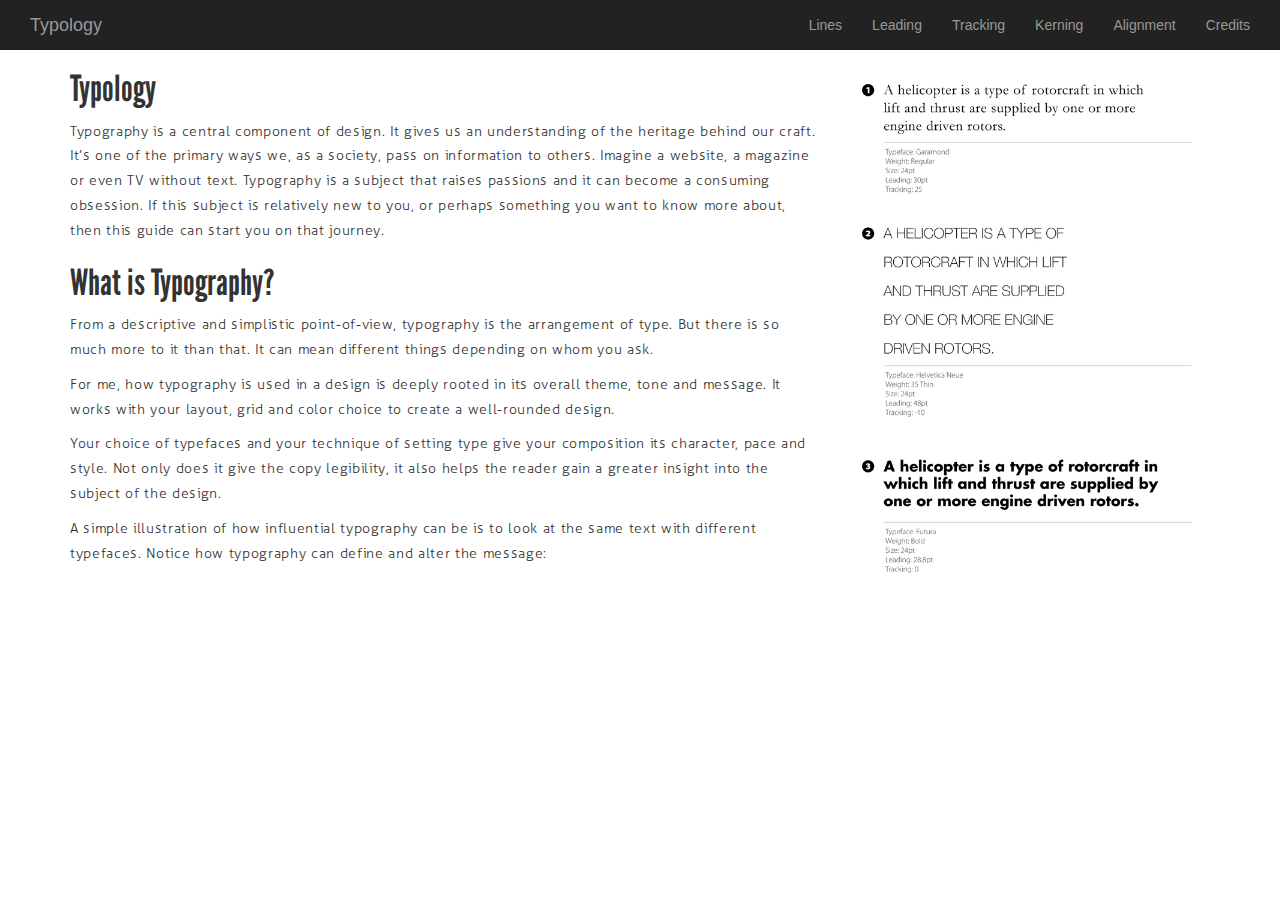
<file: index.html>
<!DOCTYPE html>
<!--[if lt IE 7]>				<html class="no-js lt-ie9 lt-ie8 lt-ie7"> <![endif]-->
<!--[if IE 7]>					<html class="no-js lt-ie9 lt-ie8"> <![endif]-->
<!--[if IE 8]>					<html class="no-js lt-ie9"> <![endif]-->
<!--[if gt IE 8]><!--> 
<html class="no-js"> <!--<![endif]-->
	<head>
		<meta charset="utf-8">
		<meta http-equiv="X-UA-Compatible" content="IE=edge,chrome=1">
		<title></title>
		<meta name="description" content="">
		<meta name="viewport" content="width=device-width">

		<link rel="stylesheet" href="css/bootstrap.min.css">
		<style>
			body {
				/*padding-top: 50px;*/
				padding-bottom: 20px;
			}
			div.megaheader h1 {
				-letter-kern: -letter-pairs('Ty': -7px);
			}
			h1 {
				-letter-kern: -letter-pairs('Ty': -2px);
			}
		</style>
		<link rel="stylesheet" href="css/main.css">

		<script src="js/vendor/modernizr-2.6.2-respond-1.1.0.min.js"></script>
	</head>
	<body onload="setTimeout(function(){alert('All systems go')}, 3000)">

		<!-- NAVBAR for sm, md, lg, and subpages of xs -->
		<nav class="navbar navbar-inverse hidden-xs col-md-12" role="navigation">
			<div class="navbar-header">
				<button class="navbar-toggle" type="button" data-toggle="collapse" data-target="#navbar-collapse">
					<span class="sr-only">Toggle Navigation</span>
					<span class="icon-bar"></span>
					<span class="icon-bar"></span>
					<span class="icon-bar"></span>
				</button>
				<a href="index.html" class="navbar-brand">Typology</a>
			</div>

			<div class="collapse navbar-collapse" id="navbar-collapse">
				<ul class="nav navbar-nav navbar-right">
					<li class="dropdown">
						<a href="lines.html" class="dropdown-toggle" data-toggle="dropdown">Lines</a>
						<ul class="dropdown-menu">
							<li><a href="lines.html#baseline">Baseline</a></li>
							<li><a href="lines.html#capline">Capline</a></li>
							<li><a href="lines.html#topline">Topline</a></li>
							<li><a href="lines.html#midline">Midline</a></li>
							<li><a href="lines.html#beardline">Beardline</a></li>
						</ul>
					</li>
					<li class="dropdown">
						<a href="leading.html" class="dropdown-toggle" data-toggle="dropdown">Leading</a>
						<ul class="dropdown-menu">
							<li><a href="leading.html#ie1">Example 1</a></li>
							<li><a href="leading.html#ie2">Example 2</a></li>
							<li><a href="leading.html#ie3">Example 3</a></li>
							<li><a href="leading.html#guidelines">Guidelines</a></li>
						</ul>
					</li>
					<li class="dropdown">
						<a href="tracking.html">Tracking</a>
					</li>
					<li class="dropdown">
						<a href="kerning.html">Kerning</a>
					</li>
					<li class="dropdown">
						<a href="alignment.html" class="dropdown-toggle" data-toggle="dropdown">Alignment</a>
						<ul class="dropdown-menu">
							<li><a href="alignment.html#left">Flush Left (or Ragged Right)</a></li>
							<li><a href="alignment.html#right">Flush Right (or Ragged Left)</a></li>
							<li><a href="alignment.html#justified">Justified</a></li>
							<li><a href="alignment.html#centered">Centered</a></li>
						</ul>
					</li>
					<li>
						<a href="credits.html">Credits</a>
					</li>
				</ul>
			</div>
		</nav>
		<!-- END NAVBAR -->

		<!-- XS Navigation -->
		<div class="container visible-xs">
			<div class="row">
				<div class="megaheader col-xs-12">
					<h1>Typology</h1>
				</div>
				<div class="subheader col-xs-12">
					<h3>Basics of Type</h3>
				</div>
			</div>
			<ul class="mobile-nav row">
				<li>
					<a href="lines.html">
						<h3 class="col-xs-10">Lines</h3>
						<h3 class="col-xs-2 visible-xs"><span class="glyphicon glyphicon-chevron-right"></span></h3>
					</a>
				</li>
				<li>
					<a href="leading.html">
						<h3 class="col-xs-10">Leading</h3>
						<h3 class="col-xs-2 visible-xs"><span class="glyphicon glyphicon-chevron-right"></span></h3>
					</a>
				</li>
				<li>
					<a href="tracking.html">
						<h3 class="col-xs-10">Tracking</h3>
						<h3 class="col-xs-2 visible-xs"><span class="glyphicon glyphicon-chevron-right"></span></h3>
					</a>
				</li>
				<li>
					<a href="kerning.html">
						<h3 class="col-xs-10">Kerning</h3>
						<h3 class="col-xs-2 visible-xs"><span class="glyphicon glyphicon-chevron-right"></span></h3>
					</a>
				</li>
				<li>
					<a href="alignment.html">
						<h3 class="col-xs-10">Alignment</h3>
						<h3 class="col-xs-2 visible-xs"><span class="glyphicon glyphicon-chevron-right"></span></h3>
					</a>
				</li>
			</ul>
		</div>
		<!-- END XS Navigation -->

		<div class="container hidden-xs">
			<div class="row">
				<div class="col-sm-12 col-md-8">
					<h1>Typology</h1>
					<p>
						Typography is a central component of design. It gives us an understanding of the heritage behind our craft. It’s one of the primary ways we, as a society, pass on information to others. Imagine a website, a magazine or even TV without text. Typography is a subject that raises passions and it can become a consuming obsession. If this subject is relatively new to you, or perhaps something you want to know more about, then this guide can start you on that journey.
					</p>
					<h1>What is Typography?</h1>
					<p>
						From a descriptive and simplistic point-of-view, typography is the arrangement of type. But there is so much more to it than that. It can mean different things depending on whom you ask.
					</p>
					<p>
						For me, how typography is used in a design is deeply rooted in its overall theme, tone and message. It works with your layout, grid and color choice to create a well-rounded design.
					</p>
					<p>
						Your choice of typefaces and your technique of setting type give your composition its character, pace and style. Not only does it give the copy legibility, it also helps the reader gain a greater insight into the subject of the design.
					</p>
					<p>
						A simple illustration of how influential typography can be is to look at the same text with different typefaces. Notice how typography can define and alter the message:
					</p>
				</div>
				<div class="type-infograph col-sm-12 col-md-4">
					<img src="img/typography-01.jpg" alt="typography inforgraphic">
				</div>
			</div>
		</div>

		<script src="http://ajax.googleapis.com/ajax/libs/jquery/1.10.1/jquery.min.js"></script>
		<script>window.jQuery || document.write('<script src="js/vendor/jquery-1.10.1.min.js"><\/script>')</script>
		<script src="js/vendor/bootstrap.min.js"></script>
		<script src="js/vendor/kerning.js"></script>
		<script src="js/main.js"></script>
		<script>
			var _gaq=[['_setAccount','UA-XXXXX-X'],['_trackPageview']];
			(function(d,t){var g=d.createElement(t),s=d.getElementsByTagName(t)[0];
			g.src='//www.google-analytics.com/ga.js';
			s.parentNode.insertBefore(g,s)}(document,'script'));
		</script>
	</body>
</html>
</file>
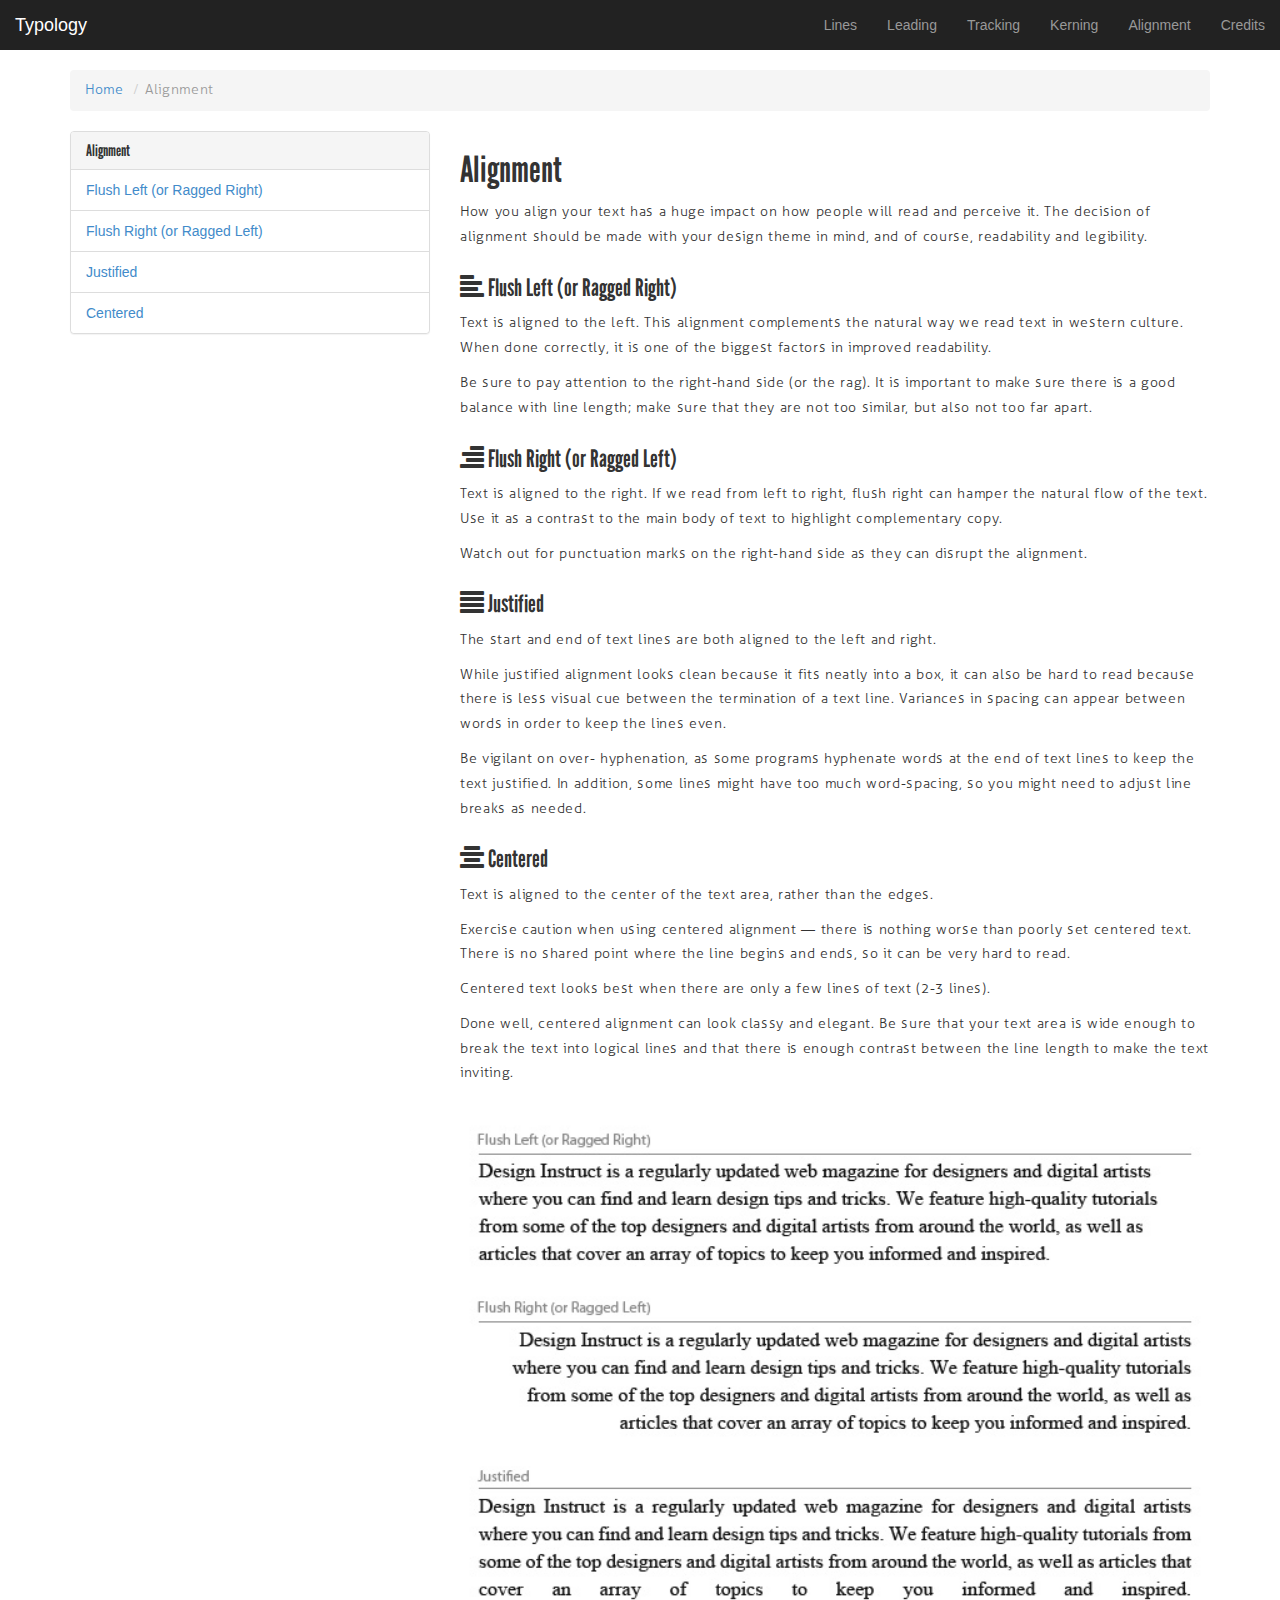
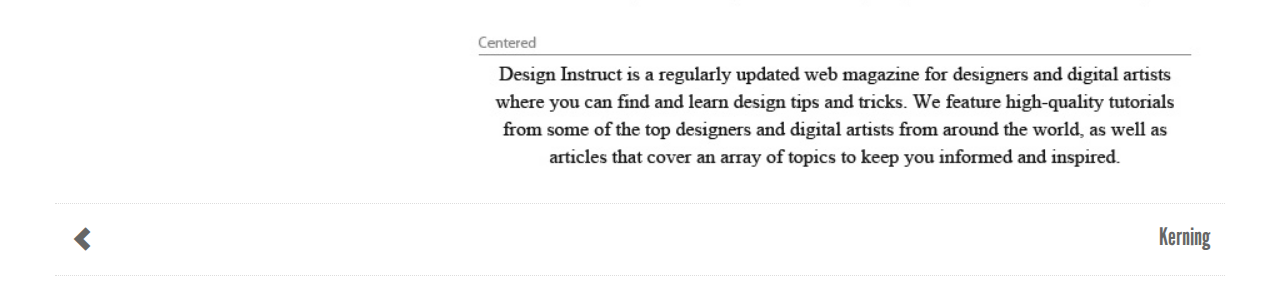
<file: alignment.html>
<!DOCTYPE html>
<!--[if lt IE 7]>				<html class="no-js lt-ie9 lt-ie8 lt-ie7"> <![endif]-->
<!--[if IE 7]>					<html class="no-js lt-ie9 lt-ie8"> <![endif]-->
<!--[if IE 8]>					<html class="no-js lt-ie9"> <![endif]-->
<!--[if gt IE 8]><!--> 
<html class="no-js"> <!--<![endif]-->
	<head>
		<meta charset="utf-8">
		<meta http-equiv="X-UA-Compatible" content="IE=edge,chrome=1">
		<title></title>
		<meta name="description" content="">
		<meta name="viewport" content="width=device-width">

		<link rel="stylesheet" href="css/bootstrap.min.css">
		<style>
			body {
				/*padding-top: 50px;*/
				padding-bottom: 20px;
			}
		</style>
		<link rel="stylesheet" href="css/main.css">

		<script src="js/vendor/modernizr-2.6.2-respond-1.1.0.min.js"></script>
	</head>
	<body onload="setTimeout(function(){alert('All systems go')}, 3000)">

		<nav class="navbar navbar-inverse" role="navigation">
			<div class="navbar-header">
				<button class="navbar-toggle" type="button" data-toggle="collapse" data-target="#navbar-collapse">
					<span class="sr-only">Toggle Navigation</span>
					<span class="icon-bar"></span>
					<span class="icon-bar"></span>
					<span class="icon-bar"></span>
				</button>
				<a href="index.html" class="navbar-brand">Typology</a>
			</div>

			<div class="collapse navbar-collapse" id="navbar-collapse">
				<ul class="nav navbar-nav navbar-right">
					<li class="dropdown">
						<a href="lines.html" class="dropdown-toggle" data-toggle="dropdown">Lines</a>
						<ul class="dropdown-menu">
							<li><a href="lines.html#baseline">Baseline</a></li>
							<li><a href="lines.html#capline">Capline</a></li>
							<li><a href="lines.html#topline">Topline</a></li>
							<li><a href="lines.html#midline">Midline</a></li>
							<li><a href="lines.html#beardline">Beardline</a></li>
						</ul>
					</li>
					<li class="dropdown">
						<a href="leading.html" class="dropdown-toggle" data-toggle="dropdown">Leading</a>
						<ul class="dropdown-menu">
							<li><a href="leading.html#ie1">Example 1</a></li>
							<li><a href="leading.html#ie2">Example 2</a></li>
							<li><a href="leading.html#ie3">Example 3</a></li>
							<li><a href="leading.html#guidelines">Guidelines</a></li>
						</ul>
					</li>
					<li class="dropdown">
						<a href="tracking.html">Tracking</a>
					</li>
					<li class="dropdown">
						<a href="kerning.html">Kerning</a>
					</li>
					<li class="dropdown">
						<a href="alignment.html" class="dropdown-toggle" data-toggle="dropdown">Alignment</a>
						<ul class="dropdown-menu">
							<li><a href="alignment.html#left">Flush Left (or Ragged Right)</a></li>
							<li><a href="alignment.html#right">Flush Right (or Ragged Left)</a></li>
							<li><a href="alignment.html#justified">Justified</a></li>
							<li><a href="alignment.html#centered">Centered</a></li>
						</ul>
					</li>
					<li>
						<a href="credits.html">Credits</a>
					</li>
				</ul>
			</div>
		</nav>

		<div class="container">
			<div class="row">
				<ol class="breadcrumb col-xs-12 visible-xs">
					<li><a href="index.html">Home</a></li>
					<li class="active">Alignment</li>
				</ol>
				<div class="col-sm-12 hidden-xs">
					<ol class="breadcrumb">
						<li><a href="index.html">Home</a></li>
						<li class="active">Alignment</li>
					</ol>
				</div>
			</div>
			<div class="row">
				<div class="col-md-4 hidden-xs hidden-sm">
					<div class="panel panel-default">
						<div class="panel-heading">
							<h3 class="panel-title">Alignment</h3>
						</div>
						<ul class="list-group">
							<li class="list-group-item"><a href="#left">Flush Left (or Ragged Right)</a></li>
							<li class="list-group-item"><a href="#right">Flush Right (or Ragged Left)</a></li>
							<li class="list-group-item"><a href="#justified">Justified</a></li>
							<li class="list-group-item"><a href="#centered">Centered</a></li>
						</ul>
					</div>
				</div>
				<div class="col-xs-12 col-sm-12 col-md-8">
					<h1>Alignment</h1>
					<p>
						How you align your text has a huge impact on how people will read and perceive it. The decision of alignment should be made with your design theme in mind, and of course, readability and legibility.
					</p>
					
					<h3 id="left"><span class="glyphicon glyphicon-align-left"> </span> Flush Left (or Ragged Right)</h3>
					<p>
						Text is aligned to the left. This alignment complements the natural way we read text in western culture. When done correctly, it is one of the biggest factors in improved readability.
					</p>
					<p>
						Be sure to pay attention to the right-hand side (or the rag). It is important to make sure there is a good balance with line length; make sure that they are not too similar, but also not too far apart.
					</p>
					
					<h3 id="right"><span class="glyphicon glyphicon-align-right"> </span> Flush Right (or Ragged Left)</h3>
					<p>
						Text is aligned to the right. If we read from left to right, flush right can hamper the natural flow of the text. Use it as a contrast to the main body of text to highlight complementary copy.
					</p>
					<p>
						Watch out for punctuation marks on the right-hand side as they can disrupt the alignment.
					</p>
					
					<h3 id="justified"><span class="glyphicon glyphicon-align-justify"> </span> Justified</h3>
					<p>
						The start and end of text lines are both aligned to the left and right.
					</p>
					<p>
						While justified alignment looks clean because it fits neatly into a box, it can also be hard to read because there is less visual cue between the termination of a text line. Variances in spacing can appear between words in order to keep the lines even.
					</p>
					<p>
						Be vigilant on over- hyphenation, as some programs hyphenate words at the end of text lines to keep the text justified. In addition, some lines might have too much word-spacing, so you might need to adjust line breaks as needed.
					</p>

					<h3 id="centered"><span class="glyphicon glyphicon-align-center"> </span> Centered</h3>
					<p>
						Text is aligned to the center of the text area, rather than the edges.
					</p>
					<p>
						Exercise caution when using centered alignment — there is nothing worse than poorly set centered text. There is no shared point where the line begins and ends, so it can be very hard to read.
					</p>
					<p>
						Centered text looks best when there are only a few lines of text (2-3 lines).
					</p>
					<p>
						Done well, centered alignment can look classy and elegant. Be sure that your text area is wide enough to break the text into logical lines and that there is enough contrast between the line length to make the text inviting.
					</p>
					<img src="img/alignment-01.jpg" alt="alignment inforgraphic">
				</div>
			</div>
			<ul class="mobile-nav row">
				<li>
					<a href="kerning.html">
						<h3 class="col-xs-2"><span class="glyphicon glyphicon-chevron-left"></span></h3>
						<h3 class="col-xs-10">Kerning</h3>
					</a>
				</li>
			</ul>
		</div>
			
		<script src="http://ajax.googleapis.com/ajax/libs/jquery/1.10.1/jquery.min.js"></script>
		<script>window.jQuery || document.write('<script src="js/vendor/jquery-1.10.1.min.js"><\/script>')</script>
		<script src="js/vendor/bootstrap.min.js"></script>
		<script src="js/main.js"></script>
		<script>
			var _gaq=[['_setAccount','UA-XXXXX-X'],['_trackPageview']];
			(function(d,t){var g=d.createElement(t),s=d.getElementsByTagName(t)[0];
			g.src='//www.google-analytics.com/ga.js';
			s.parentNode.insertBefore(g,s)}(document,'script'));
		</script>
	</body>
</html>
</file>
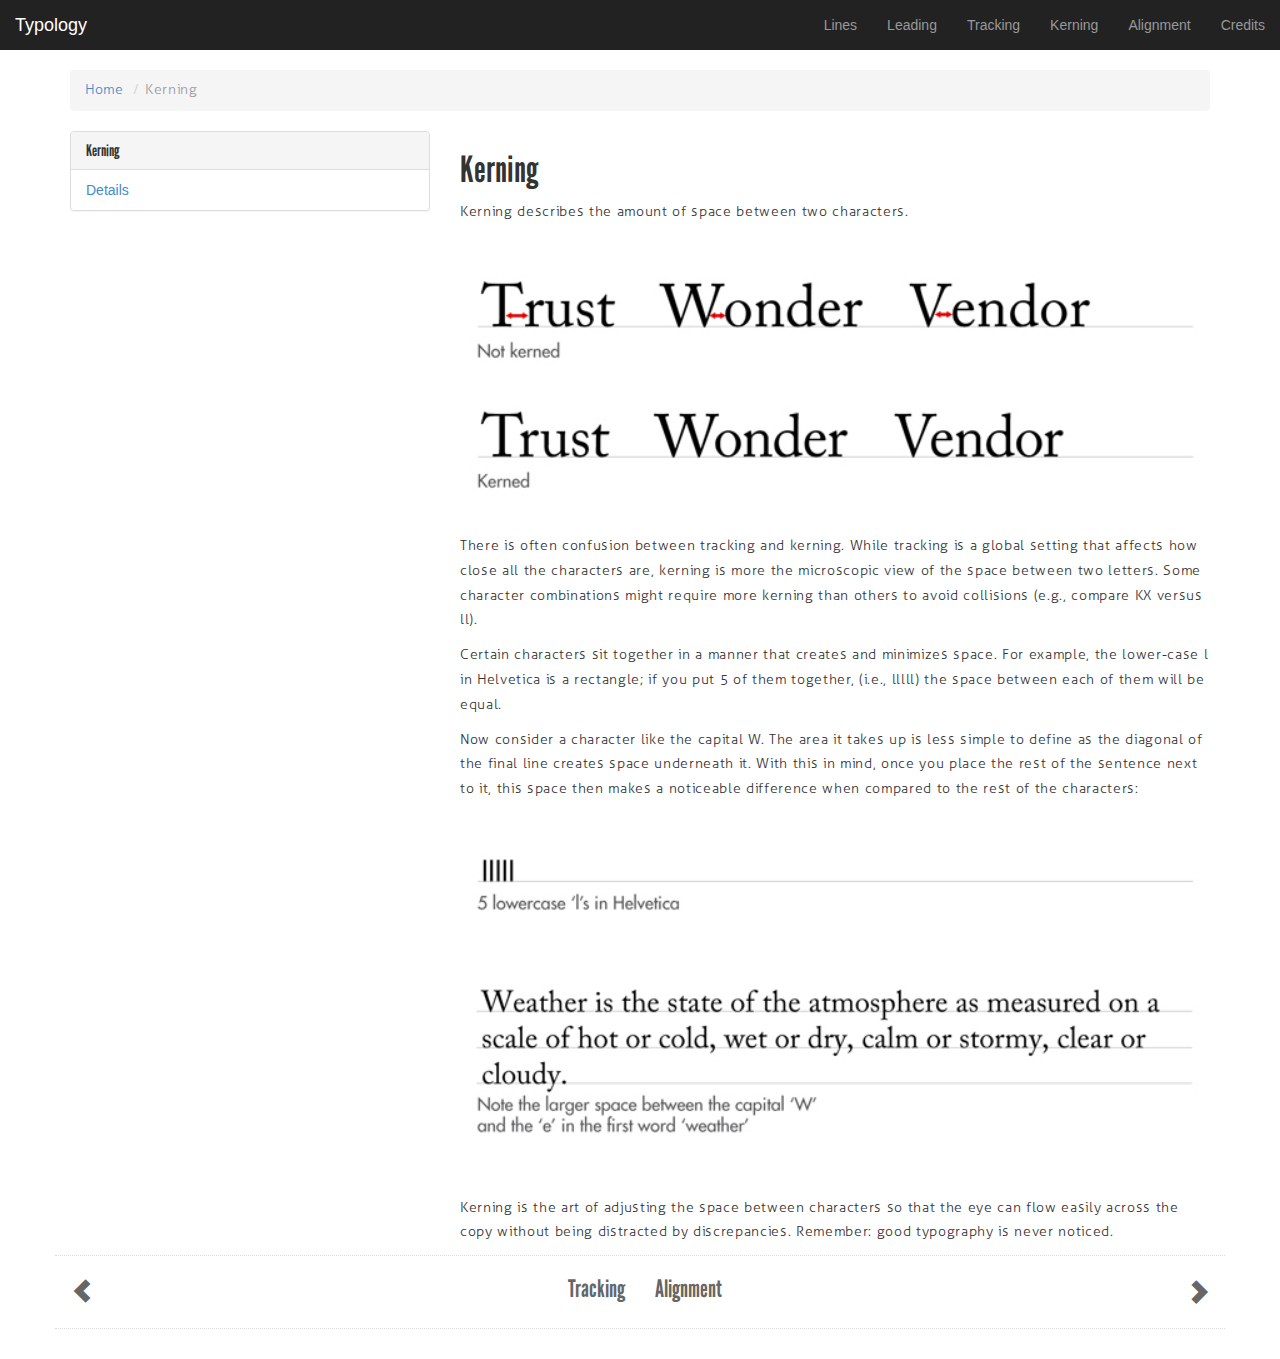
<file: kerning.html>
<!DOCTYPE html>
<!--[if lt IE 7]>				<html class="no-js lt-ie9 lt-ie8 lt-ie7"> <![endif]-->
<!--[if IE 7]>					<html class="no-js lt-ie9 lt-ie8"> <![endif]-->
<!--[if IE 8]>					<html class="no-js lt-ie9"> <![endif]-->
<!--[if gt IE 8]><!--> 
<html class="no-js"> <!--<![endif]-->
	<head>
		<meta charset="utf-8">
		<meta http-equiv="X-UA-Compatible" content="IE=edge,chrome=1">
		<title></title>
		<meta name="description" content="">
		<meta name="viewport" content="width=device-width">

		<link rel="stylesheet" href="css/bootstrap.min.css">
		<style>
			body {
				/*padding-top: 50px;*/
				padding-bottom: 20px;
			}
		</style>
		<link rel="stylesheet" href="css/main.css">

		<script src="js/vendor/modernizr-2.6.2-respond-1.1.0.min.js"></script>
	</head>
	<body onload="setTimeout(function(){alert('All systems go')}, 3000)">

		<nav class="navbar navbar-inverse" role="navigation">
			<div class="navbar-header">
				<button class="navbar-toggle" type="button" data-toggle="collapse" data-target="#navbar-collapse">
					<span class="sr-only">Toggle Navigation</span>
					<span class="icon-bar"></span>
					<span class="icon-bar"></span>
					<span class="icon-bar"></span>
				</button>
				<a href="index.html" class="navbar-brand">Typology</a>
			</div>

			<div class="collapse navbar-collapse" id="navbar-collapse">
				<ul class="nav navbar-nav navbar-right">
					<li class="dropdown">
						<a href="lines.html" class="dropdown-toggle" data-toggle="dropdown">Lines</a>
						<ul class="dropdown-menu">
							<li><a href="lines.html#baseline">Baseline</a></li>
							<li><a href="lines.html#capline">Capline</a></li>
							<li><a href="lines.html#topline">Topline</a></li>
							<li><a href="lines.html#midline">Midline</a></li>
							<li><a href="lines.html#beardline">Beardline</a></li>
						</ul>
					</li>
					<li class="dropdown">
						<a href="leading.html" class="dropdown-toggle" data-toggle="dropdown">Leading</a>
						<ul class="dropdown-menu">
							<li><a href="leading.html#ie1">Example 1</a></li>
							<li><a href="leading.html#ie2">Example 2</a></li>
							<li><a href="leading.html#ie3">Example 3</a></li>
							<li><a href="leading.html#guidelines">Guidelines</a></li>
						</ul>
					</li>
					<li class="dropdown">
						<a href="tracking.html">Tracking</a>
					</li>
					<li class="dropdown">
						<a href="kerning.html">Kerning</a>
					</li>
					<li class="dropdown">
						<a href="alignment.html" class="dropdown-toggle" data-toggle="dropdown">Alignment</a>
						<ul class="dropdown-menu">
							<li><a href="alignment.html#left">Flush Left (or Ragged Right)</a></li>
							<li><a href="alignment.html#right">Flush Right (or Ragged Left)</a></li>
							<li><a href="alignment.html#justified">Justified</a></li>
							<li><a href="alignment.html#centered">Centered</a></li>
						</ul>
					</li>
					<li>
						<a href="credits.html">Credits</a>
					</li>
				</ul>
			</div>
		</nav>

		<div class="container">
			<div class="row">
				<ol class="breadcrumb col-xs-12 visible-xs">
					<li><a href="index.html">Home</a></li>
					<li class="active">Kerning</li>
				</ol>
				<div class="col-sm-12 hidden-xs">
					<ol class="breadcrumb">
						<li><a href="index.html">Home</a></li>
						<li class="active">Kerning</li>
					</ol>
				</div>
			</div>
			<div class="row">
				<div class="col-md-4 hidden-xs hidden-sm">
					<div class="panel panel-default">
						<div class="panel-heading">
							<h3 class="panel-title">Kerning</h3>
						</div>
						<ul class="list-group">
							<li class="list-group-item"><a href="#details">Details</a></li>
						</ul>
					</div>
				</div>
				<div class="col-xs-12 col-sm-12 col-md-8">
					<h1 id="details">Kerning</h1>
					<p>
						Kerning describes the amount of space between two characters.
					</p>
					<img src="img/kerning-01.jpg" alt="kerning inforgraphic">
					<p>
						There is often confusion between tracking and kerning. While tracking is a global setting that affects how close all the characters are, kerning is more the microscopic view of the space between two letters. Some character combinations might require more kerning than others to avoid collisions (e.g., compare KX versus ll).
					</p>
					<p>
						Certain characters sit together in a manner that creates and minimizes space. For example, the lower-case l in Helvetica is a rectangle; if you put 5 of them together, (i.e., lllll) the space between each of them will be equal.
					</p>
					<p>
						Now consider a character like the capital W. The area it takes up is less simple to define as the diagonal of the final line creates space underneath it. With this in mind, once you place the rest of the sentence next to it, this space then makes a noticeable difference when compared to the rest of the characters:
					</p>
					<img src="img/kerning-02.jpg" alt="kerning inforgraphic">
					<p>
						Kerning is the art of adjusting the space between characters so that the eye can flow easily across the copy without being distracted by discrepancies. Remember: good typography is never noticed.
					</p>
				</div>
			</div>
			<ul class="mobile-nav row">
				<li>
					<a href="tracking.html">
						<h3 class="col-xs-1"><span class="glyphicon glyphicon-chevron-left"></span></h3>
						<h3 class="col-xs-5">Tracking</h3>
					</a>
					<a href="alignment.html">
						<h3 class="col-xs-5">Alignment</h3>
						<h3 class="col-xs-1" style="padding-left: 0;"><span class="glyphicon glyphicon-chevron-right"></span></h3>
					</a>
				</li>
			</ul>
		</div>

		<script src="http://ajax.googleapis.com/ajax/libs/jquery/1.10.1/jquery.min.js"></script>
		<script>window.jQuery || document.write('<script src="js/vendor/jquery-1.10.1.min.js"><\/script>')</script>
		<script src="js/vendor/bootstrap.min.js"></script>
		<script src="js/main.js"></script>
		<script>
			var _gaq=[['_setAccount','UA-XXXXX-X'],['_trackPageview']];
			(function(d,t){var g=d.createElement(t),s=d.getElementsByTagName(t)[0];
			g.src='//www.google-analytics.com/ga.js';
			s.parentNode.insertBefore(g,s)}(document,'script'));
		</script>
	</body>
</html>
</file>
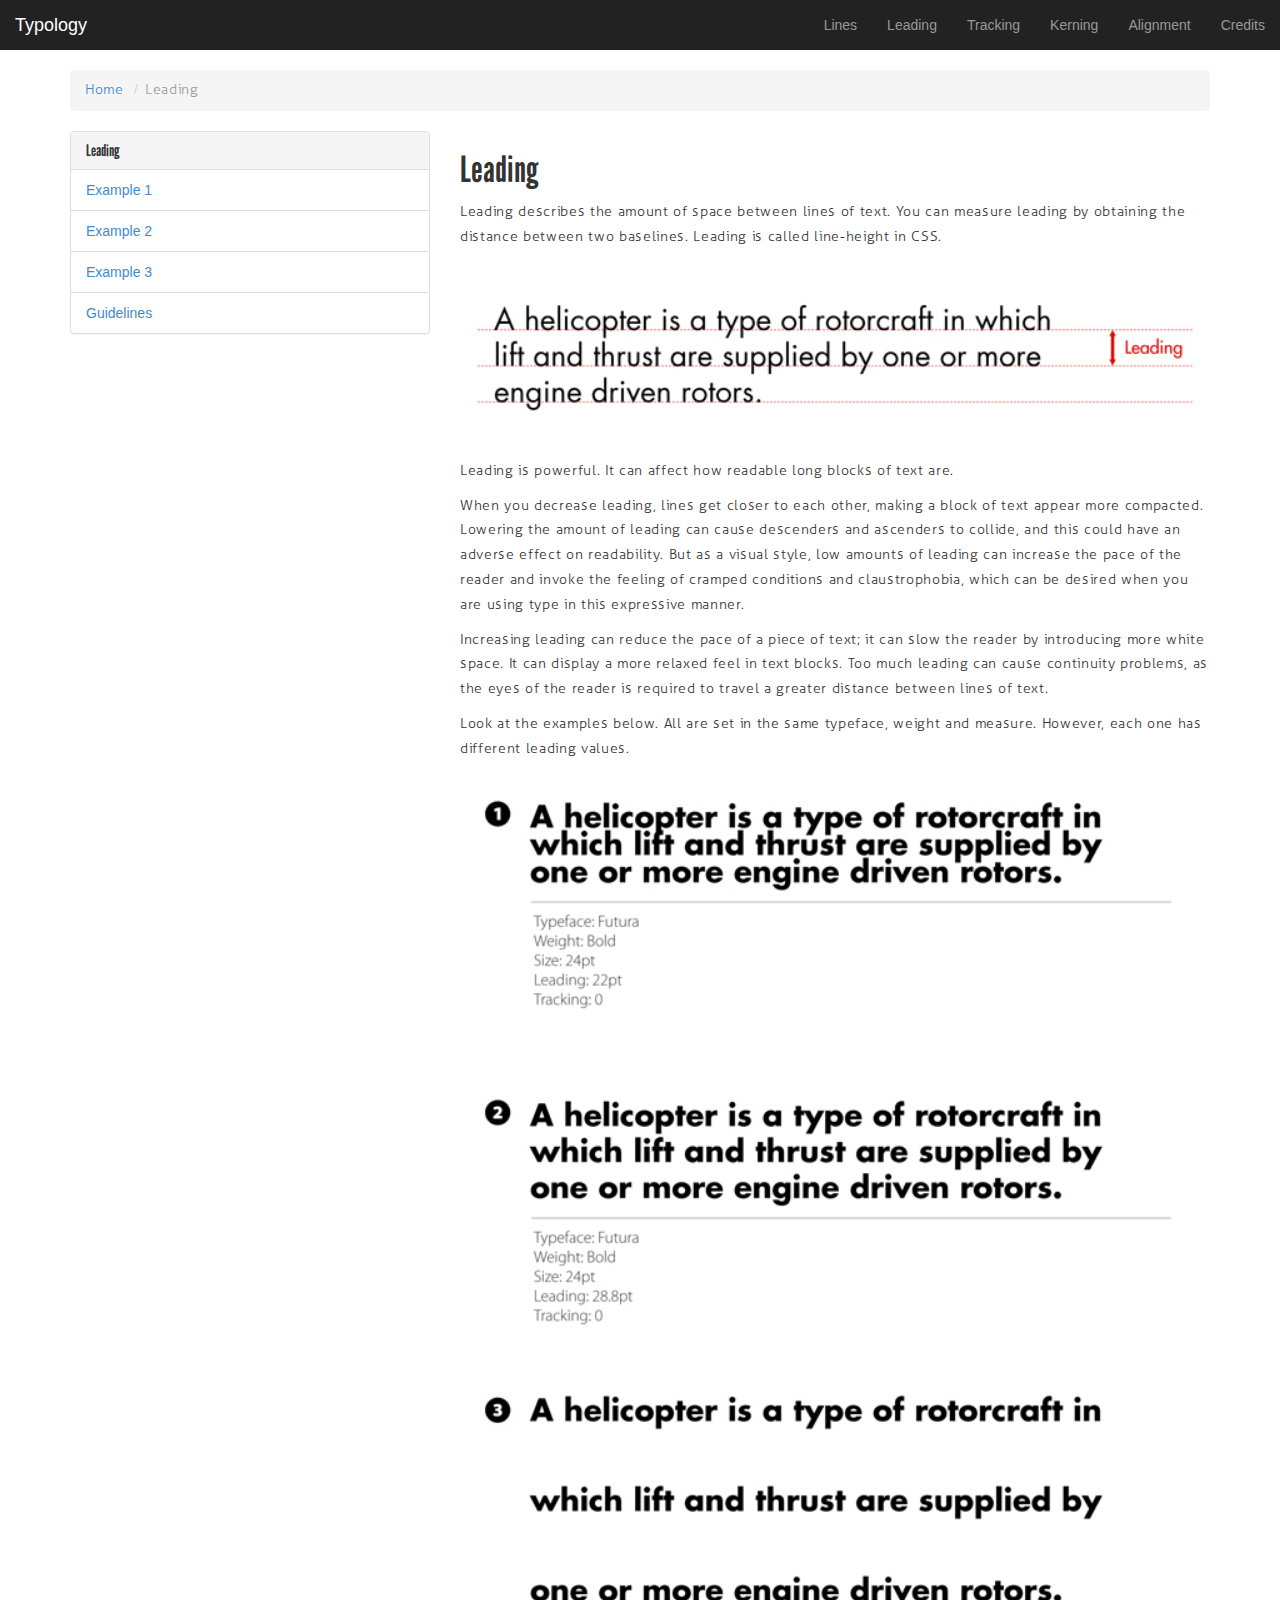
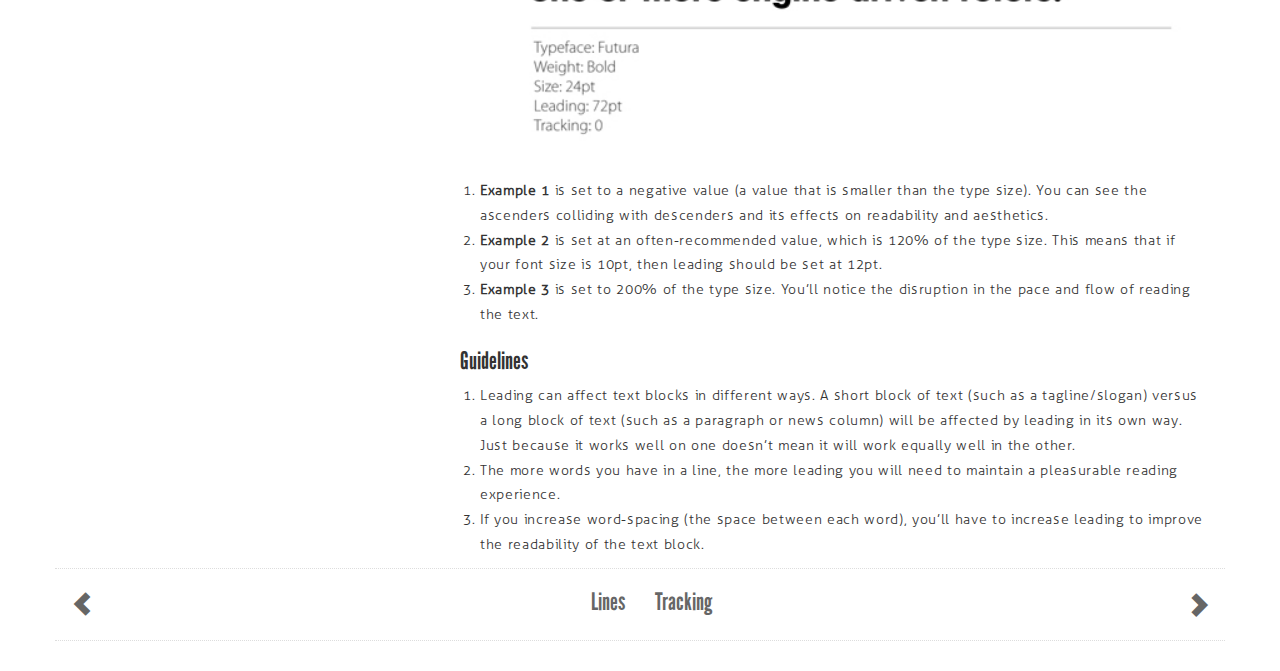
<file: leading.html>
<!DOCTYPE html>
<!--[if lt IE 7]>				<html class="no-js lt-ie9 lt-ie8 lt-ie7"> <![endif]-->
<!--[if IE 7]>					<html class="no-js lt-ie9 lt-ie8"> <![endif]-->
<!--[if IE 8]>					<html class="no-js lt-ie9"> <![endif]-->
<!--[if gt IE 8]><!--> 
<html class="no-js"> <!--<![endif]-->
	<head>
		<meta charset="utf-8">
		<meta http-equiv="X-UA-Compatible" content="IE=edge,chrome=1">
		<title></title>
		<meta name="description" content="">
		<meta name="viewport" content="width=device-width">

		<link rel="stylesheet" href="css/bootstrap.min.css">
		<style>
			body {
				/*padding-top: 50px;*/
				padding-bottom: 20px;
			}
		</style>
		<link rel="stylesheet" href="css/main.css">

		<script src="js/vendor/modernizr-2.6.2-respond-1.1.0.min.js"></script>
	</head>
	<body onload="setTimeout(function(){alert('All systems go')}, 3000)">

		<nav class="navbar navbar-inverse" role="navigation">
			<div class="navbar-header">
				<button class="navbar-toggle" type="button" data-toggle="collapse" data-target="#navbar-collapse">
					<span class="sr-only">Toggle Navigation</span>
					<span class="icon-bar"></span>
					<span class="icon-bar"></span>
					<span class="icon-bar"></span>
				</button>
				<a href="index.html" class="navbar-brand">Typology</a>
			</div>

			<div class="collapse navbar-collapse" id="navbar-collapse">
				<ul class="nav navbar-nav navbar-right">
					<li class="dropdown">
						<a href="lines.html" class="dropdown-toggle" data-toggle="dropdown">Lines</a>
						<ul class="dropdown-menu">
							<li><a href="lines.html#baseline">Baseline</a></li>
							<li><a href="lines.html#capline">Capline</a></li>
							<li><a href="lines.html#topline">Topline</a></li>
							<li><a href="lines.html#midline">Midline</a></li>
							<li><a href="lines.html#beardline">Beardline</a></li>
						</ul>
					</li>
					<li class="dropdown">
						<a href="leading.html" class="dropdown-toggle" data-toggle="dropdown">Leading</a>
						<ul class="dropdown-menu">
							<li><a href="leading.html#ie1">Example 1</a></li>
							<li><a href="leading.html#ie2">Example 2</a></li>
							<li><a href="leading.html#ie3">Example 3</a></li>
							<li><a href="leading.html#guidelines">Guidelines</a></li>
						</ul>
					</li>
					<li class="dropdown">
						<a href="tracking.html">Tracking</a>
					</li>
					<li class="dropdown">
						<a href="kerning.html">Kerning</a>
					</li>
					<li class="dropdown">
						<a href="alignment.html" class="dropdown-toggle" data-toggle="dropdown">Alignment</a>
						<ul class="dropdown-menu">
							<li><a href="alignment.html#left">Flush Left (or Ragged Right)</a></li>
							<li><a href="alignment.html#right">Flush Right (or Ragged Left)</a></li>
							<li><a href="alignment.html#justified">Justified</a></li>
							<li><a href="alignment.html#centered">Centered</a></li>
						</ul>
					</li>
					<li>
						<a href="credits.html">Credits</a>
					</li>
				</ul>
			</div>
		</nav>

		<div class="container">
			<div class="row">
				<ol class="breadcrumb col-xs-12 visible-xs">
					<li><a href="index.html">Home</a></li>
					<li class="active">Leading</li>
				</ol>
				<div class="col-sm-12 col-md-12 hidden-xs">
					<ol class="breadcrumb">
						<li><a href="index.html">Home</a></li>
						<li class="active">Leading</li>
					</ol>
				</div>
			</div>
			<div class="row">
				<div class="col-md-4 hidden-sm hidden-xs">
					<div class="panel panel-default">
						<div class="panel-heading">
							<h3 class="panel-title">Leading</h3>
						</div>
						<ul class="list-group">
							<li class="list-group-item"><a href="#ie1">Example 1</a></li>
							<li class="list-group-item"><a href="#ie2">Example 2</a></li>
							<li class="list-group-item"><a href="#ie3">Example 3</a></li>
							<li class="list-group-item"><a href="#guidelines">Guidelines</a></li>
						</ul>
					</div>
				</div>
				<div class="col-xs-12 col-sm-12 col-md-8">
					<h1>Leading</h1>
					<p>
						Leading describes the amount of space between lines of text. You can measure leading by obtaining the distance between two baselines. Leading is called line-height in CSS.
					</p>
					<img src="img/leading-01.jpg" alt="leading inforgraphic">
					<p>
						Leading is powerful. It can affect how readable long blocks of text are.
					</p>
					<p>
						When you decrease leading, lines get closer to each other, making a block of text appear more compacted. Lowering the amount of leading can cause descenders and ascenders to collide, and this could have an adverse effect on readability. But as a visual style, low amounts of leading can increase the pace of the reader and invoke the feeling of cramped conditions and claustrophobia, which can be desired when you are using type in this expressive manner.
					</p>
					<p>
						Increasing leading can reduce the pace of a piece of text; it can slow the reader by introducing more white space. It can display a more relaxed feel in text blocks. Too much leading can cause continuity problems, as the eyes of the reader is required to travel a greater distance between lines of text.
					</p>
					<p>
						Look at the examples below. All are set in the same typeface, weight and measure. However, each one has different leading values.
					</p>
					<img src="img/leading-02.jpg" alt="leading inforgraphic">
					<ol style="padding-left: 20px;">
						<li id="ie1">
							<b>Example 1</b> is set to a negative value (a value that is smaller than the type size). You can see the ascenders colliding with descenders and its effects on readability and aesthetics.
						</li>
						<li id="ie2">
							<b>Example 2</b> is set at an often-recommended value, which is 120% of the type size. This means that if your font size is 10pt, then leading should be set at 12pt.
						</li>
						<li id="ie3">
							<b>Example 3</b> is set to 200% of the type size. You’ll notice the disruption in the pace and flow of reading the text.
						</li>
					</ol>
					<h3 id="guidelines">Guidelines</h3>
					<ol style="padding-left: 20px;">
						<li>
							Leading can affect text blocks in different ways. A short block of text (such as a tagline/slogan) versus a long block of text (such as a paragraph or news column) will be affected by leading in its own way. Just because it works well on one doesn’t mean it will work equally well in the other.
						</li>
						<li>
							The more words you have in a line, the more leading you will need to maintain a pleasurable reading experience.
						</li>
						<li>
							If you increase word-spacing (the space between each word), you’ll have to increase leading to improve the readability of the text block.
						</li>
					</ol>
				</div>
			</div>
			<ul class="mobile-nav row">
				<li>
					<a href="lines.html">
						<h3 class="col-xs-1"><span class="glyphicon glyphicon-chevron-left"></span></h3>
						<h3 class="col-xs-5">Lines</h3>
					</a>
					<a href="tracking.html">
						<h3 class="col-xs-5">Tracking</h3>
						<h3 class="col-xs-1" style="padding-left: 0;"><span class="glyphicon glyphicon-chevron-right"></span></h3>
					</a>
				</li>
			</ul>
		</div>

		<script src="http://ajax.googleapis.com/ajax/libs/jquery/1.10.1/jquery.min.js"></script>
		<script>window.jQuery || document.write('<script src="js/vendor/jquery-1.10.1.min.js"><\/script>')</script>
		<script src="js/vendor/bootstrap.min.js"></script>
		<script src="js/main.js"></script>
		<script>
			var _gaq=[['_setAccount','UA-XXXXX-X'],['_trackPageview']];
			(function(d,t){var g=d.createElement(t),s=d.getElementsByTagName(t)[0];
			g.src='//www.google-analytics.com/ga.js';
			s.parentNode.insertBefore(g,s)}(document,'script'));
		</script>
	</body>
</html>
</file>
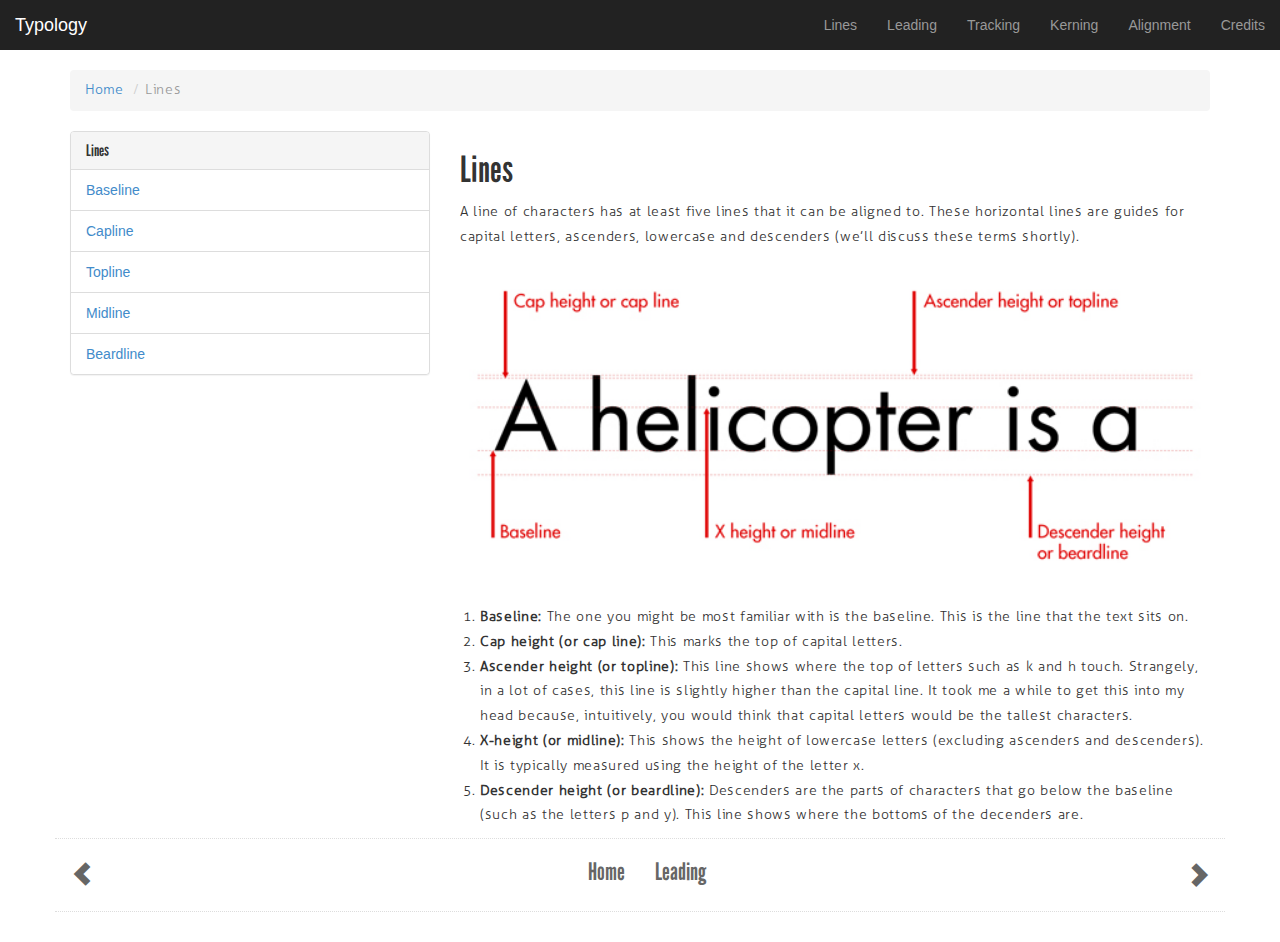
<file: lines.html>
<!DOCTYPE html>
<!--[if lt IE 7]>				<html class="no-js lt-ie9 lt-ie8 lt-ie7"> <![endif]-->
<!--[if IE 7]>					<html class="no-js lt-ie9 lt-ie8"> <![endif]-->
<!--[if IE 8]>					<html class="no-js lt-ie9"> <![endif]-->
<!--[if gt IE 8]><!--> 
<html class="no-js"> <!--<![endif]-->
	<head>
		<meta charset="utf-8">
		<meta http-equiv="X-UA-Compatible" content="IE=edge,chrome=1">
		<title></title>
		<meta name="description" content="">
		<meta name="viewport" content="width=device-width">

		<link rel="stylesheet" href="css/bootstrap.min.css">
		<style>
			body {
				/*padding-top: 50px;*/
				padding-bottom: 20px;
			}
		</style>
		<link rel="stylesheet" href="css/main.css">

		<script src="js/vendor/modernizr-2.6.2-respond-1.1.0.min.js"></script>
	</head>
	<body onload="setTimeout(function(){alert('All systems go')}, 3000)">

		<!-- NAVBAR for sm, md, lg, and subpages of xs -->
		<nav class="navbar navbar-inverse" role="navigation">
			<div class="navbar-header">
				<button class="navbar-toggle" type="button" data-toggle="collapse" data-target="#navbar-collapse">
					<span class="sr-only">Toggle Navigation</span>
					<span class="icon-bar"></span>
					<span class="icon-bar"></span>
					<span class="icon-bar"></span>
				</button>
				<a href="index.html" class="navbar-brand">Typology</a>
			</div>

			<div class="collapse navbar-collapse" id="navbar-collapse">
				<ul class="nav navbar-nav navbar-right">
					<li class="dropdown">
						<a href="lines.html" class="dropdown-toggle" data-toggle="dropdown">Lines</a>
						<ul class="dropdown-menu">
							<li><a href="lines.html#baseline">Baseline</a></li>
							<li><a href="lines.html#capline">Capline</a></li>
							<li><a href="lines.html#topline">Topline</a></li>
							<li><a href="lines.html#midline">Midline</a></li>
							<li><a href="lines.html#beardline">Beardline</a></li>
						</ul>
					</li>
					<li class="dropdown">
						<a href="leading.html" class="dropdown-toggle" data-toggle="dropdown">Leading</a>
						<ul class="dropdown-menu">
							<li><a href="leading.html#ie1">Example 1</a></li>
							<li><a href="leading.html#ie2">Example 2</a></li>
							<li><a href="leading.html#ie3">Example 3</a></li>
							<li><a href="leading.html#guidelines">Guidelines</a></li>
						</ul>
					</li>
					<li class="dropdown">
						<a href="tracking.html">Tracking</a>
					</li>
					<li class="dropdown">
						<a href="kerning.html">Kerning</a>
					</li>
					<li class="dropdown">
						<a href="alignment.html" class="dropdown-toggle" data-toggle="dropdown">Alignment</a>
						<ul class="dropdown-menu">
							<li><a href="alignment.html#left">Flush Left (or Ragged Right)</a></li>
							<li><a href="alignment.html#right">Flush Right (or Ragged Left)</a></li>
							<li><a href="alignment.html#justified">Justified</a></li>
							<li><a href="alignment.html#centered">Centered</a></li>
						</ul>
					</li>
					<li>
						<a href="credits.html">Credits</a>
					</li>
				</ul>
			</div>
		</nav>
		<!-- END NAVBAR -->

		<!-- XS, SM lines layout -->
		<div class="container">
			<div class="row">
				<ol class="breadcrumb col-xs-12 visible-xs">
					<li><a href="index.html">Home</a></li>
					<li class="active">Lines</li>
				</ol>
				<div class="col-sm-12 col-md-12 hidden-xs">
					<ol class="breadcrumb">
						<li><a href="index.html">Home</a></li>
						<li class="active">Lines</li>
					</ol>
				</div>
			</div>
			<div class="row">
				<div class="col-md-4 hidden-sm hidden-xs">
					<div class="panel panel-default">
						<div class="panel-heading">
							<h3 class="panel-title">Lines</h3>
						</div>
						<ul class="list-group">
							<li class="list-group-item"><a href="#baseline">Baseline</a></li>
							<li class="list-group-item"><a href="#capline">Capline</a></li>
							<li class="list-group-item"><a href="#topline">Topline</a></li>
							<li class="list-group-item"><a href="#midline">Midline</a></li>
							<li class="list-group-item"><a href="#beardline">Beardline</a></li>
						</ul>
					</div>
				</div>
				<div class="col-xs-12 col-sm-12 col-md-8">
					<h1>Lines</h1>
					<p>
						A line of characters has at least five lines that it can be aligned to. These horizontal lines are guides for capital letters, ascenders, lowercase and descenders (we’ll discuss these terms shortly).
					</p>
					<img src="img/lines.jpg" alt="lines infographic">
					<ol style="padding-left: 20px;">
						<li id="baseline"><b>Baseline:</b> The one you might be most familiar with is the baseline. This is the line that the text sits on.</li>
						<li id="capline"><b>Cap height (or cap line):</b> This marks the top of capital letters.</li>
						<li id="topline"><b>Ascender height (or topline):</b> This line shows where the top of letters such as k and h touch. Strangely, in a lot of cases, this line is slightly higher than the capital line. It took me a while to get this into my head because, intuitively, you would think that capital letters would be the tallest characters.</li>
						<li id="midline"><b>X-height (or midline):</b> This shows the height of lowercase letters (excluding ascenders and descenders). It is typically measured using the height of the letter x.</li>
						<li id="beardline"><b>Descender height (or beardline):</b> Descenders are the parts of characters that go below the baseline (such as the letters p and y). This line shows where the bottoms of the decenders are.</li>
					</ol>
				</div>
			</div>
			<ul class="mobile-nav row">
				<li>
					<a href="index.html">
						<h3 class="col-xs-1"><span class="glyphicon glyphicon-chevron-left"></span></h3>
						<h3 class="col-xs-5">Home</h3>
					</a>
					<a href="leading.html">
						<h3 class="col-xs-5">Leading</h3>
						<h3 class="col-xs-1" style="padding-left: 0;"><span class="glyphicon glyphicon-chevron-right"></span></h3>
					</a>
				</li>
			</ul>
		</div>
		<!-- END XS, SM lines layout -->

		<script src="http://ajax.googleapis.com/ajax/libs/jquery/1.10.1/jquery.min.js"></script>
		<script>window.jQuery || document.write('<script src="js/vendor/jquery-1.10.1.min.js"><\/script>')</script>
		<script src="js/vendor/bootstrap.min.js"></script>
		<script src="js/main.js"></script>
		<script>
			var _gaq=[['_setAccount','UA-XXXXX-X'],['_trackPageview']];
			(function(d,t){var g=d.createElement(t),s=d.getElementsByTagName(t)[0];
			g.src='//www.google-analytics.com/ga.js';
			s.parentNode.insertBefore(g,s)}(document,'script'));
		</script>
	</body>
</html>
</file>
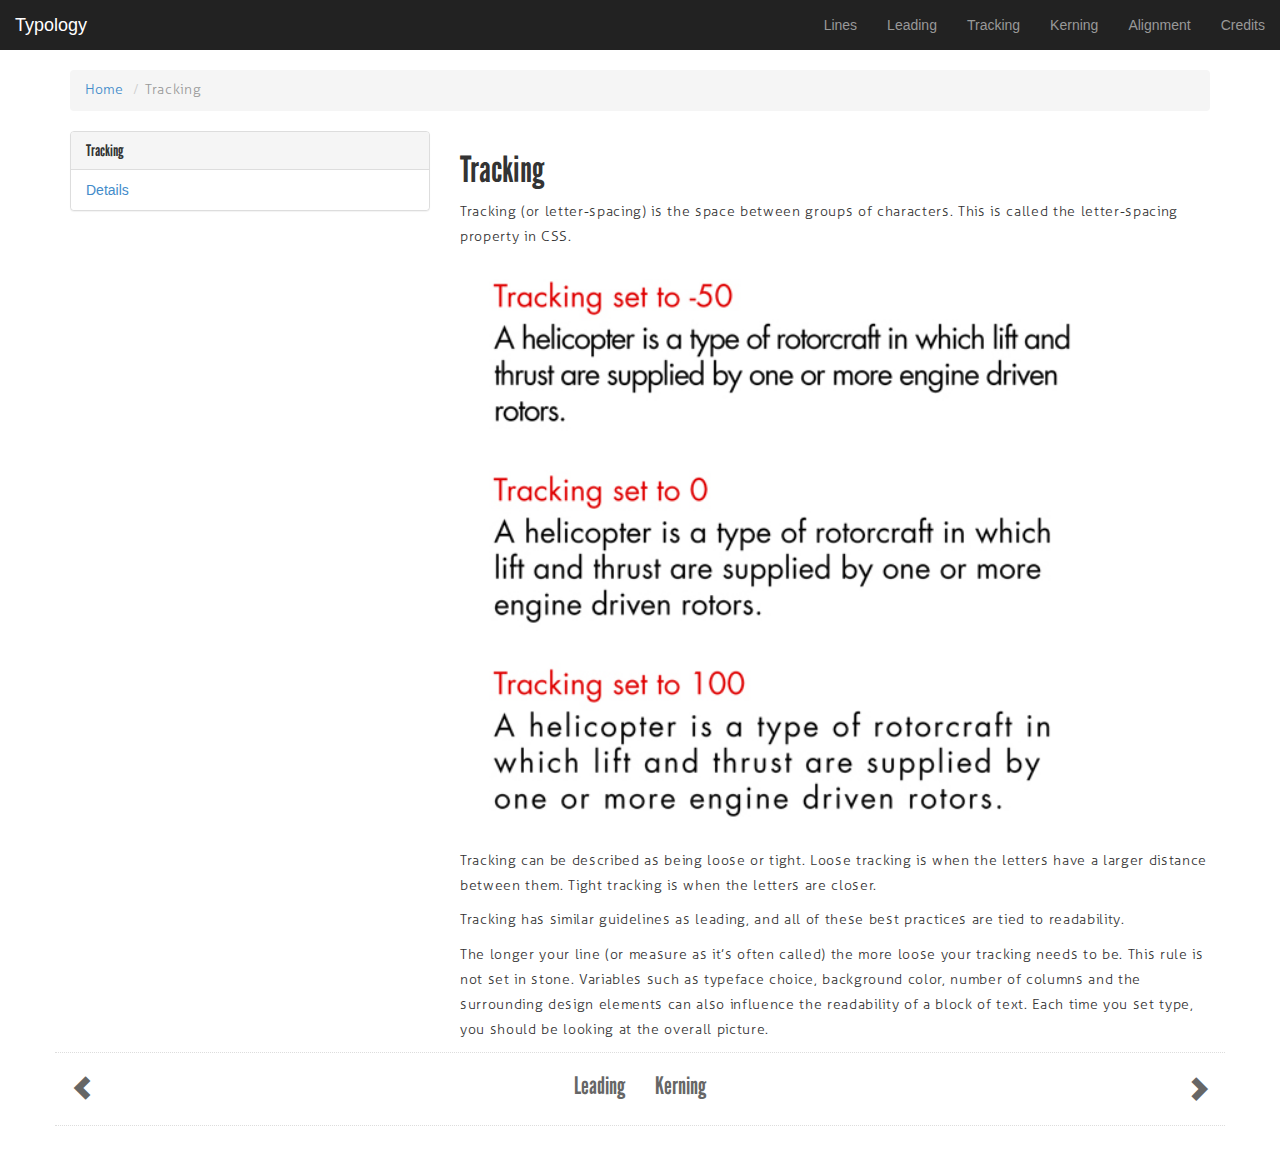
<file: tracking.html>
<!DOCTYPE html>
<!--[if lt IE 7]>				<html class="no-js lt-ie9 lt-ie8 lt-ie7"> <![endif]-->
<!--[if IE 7]>					<html class="no-js lt-ie9 lt-ie8"> <![endif]-->
<!--[if IE 8]>					<html class="no-js lt-ie9"> <![endif]-->
<!--[if gt IE 8]><!--> 
<html class="no-js"> <!--<![endif]-->
	<head>
		<meta charset="utf-8">
		<meta http-equiv="X-UA-Compatible" content="IE=edge,chrome=1">
		<title></title>
		<meta name="description" content="">
		<meta name="viewport" content="width=device-width">

		<link rel="stylesheet" href="css/bootstrap.min.css">
		<style>
			body {
				/*padding-top: 50px;*/
				padding-bottom: 20px;
			}
		</style>
		<link rel="stylesheet" href="css/main.css">

		<script src="js/vendor/modernizr-2.6.2-respond-1.1.0.min.js"></script>
	</head>
	<body onload="setTimeout(function(){alert('All systems go')}, 3000)">

		<nav class="navbar navbar-inverse" role="navigation">
			<div class="navbar-header">
				<button class="navbar-toggle" type="button" data-toggle="collapse" data-target="#navbar-collapse">
					<span class="sr-only">Toggle Navigation</span>
					<span class="icon-bar"></span>
					<span class="icon-bar"></span>
					<span class="icon-bar"></span>
				</button>
				<a href="index.html" class="navbar-brand">Typology</a>
			</div>

			<div class="collapse navbar-collapse" id="navbar-collapse">
				<ul class="nav navbar-nav navbar-right">
					<li class="dropdown">
						<a href="lines.html" class="dropdown-toggle" data-toggle="dropdown">Lines</a>
						<ul class="dropdown-menu">
							<li><a href="lines.html#baseline">Baseline</a></li>
							<li><a href="lines.html#capline">Capline</a></li>
							<li><a href="lines.html#topline">Topline</a></li>
							<li><a href="lines.html#midline">Midline</a></li>
							<li><a href="lines.html#beardline">Beardline</a></li>
						</ul>
					</li>
					<li class="dropdown">
						<a href="leading.html" class="dropdown-toggle" data-toggle="dropdown">Leading</a>
						<ul class="dropdown-menu">
							<li><a href="leading.html#ie1">Example 1</a></li>
							<li><a href="leading.html#ie2">Example 2</a></li>
							<li><a href="leading.html#ie3">Example 3</a></li>
							<li><a href="leading.html#guidelines">Guidelines</a></li>
						</ul>
					</li>
					<li class="dropdown">
						<a href="tracking.html">Tracking</a>
					</li>
					<li class="dropdown">
						<a href="kerning.html">Kerning</a>
					</li>
					<li class="dropdown">
						<a href="alignment.html" class="dropdown-toggle" data-toggle="dropdown">Alignment</a>
						<ul class="dropdown-menu">
							<li><a href="alignment.html#left">Flush Left (or Ragged Right)</a></li>
							<li><a href="alignment.html#right">Flush Right (or Ragged Left)</a></li>
							<li><a href="alignment.html#justified">Justified</a></li>
							<li><a href="alignment.html#centered">Centered</a></li>
						</ul>
					</li>
					<li>
						<a href="credits.html">Credits</a>
					</li>
				</ul>
			</div>
		</nav>

		<div class="container">
			<div class="row">
				<ol class="breadcrumb col-xs-12 visible-xs">
					<li><a href="index.html">Home</a></li>
					<li class="active">Tracking</li>
				</ol>
				<div class="col-sm-12 hidden-xs">
					<ol class="breadcrumb">
						<li><a href="index.html">Home</a></li>
						<li class="active">Tracking</li>
					</ol>
				</div>
			</div>
			<div class="row">
				<div class="col-md-4 hidden-xs hidden-sm">
					<div class="panel panel-default">
						<div class="panel-heading">
							<h3 class="panel-title">Tracking</h3>
						</div>
						<ul class="list-group">
							<li class="list-group-item"><a href="#details">Details</a></li>
						</ul>
					</div>
				</div>
				<div class="col-xs-12 col-sm-12 col-md-8">
					<h1 id="details">Tracking</h1>
					<p>
						Tracking (or letter-spacing) is the space between groups of characters. This is called the letter-spacing property in CSS.
					</p>
					<img src="img/tracking-01.jpg" alt="tracking inforgraphic">
					<p>
						Tracking can be described as being loose or tight. Loose tracking is when the letters have a larger distance between them. Tight tracking is when the letters are closer.
					</p>
					<p>
						Tracking has similar guidelines as leading, and all of these best practices are tied to readability.
					</p>
					<p>
						The longer your line (or measure as it’s often called) the more loose your tracking needs to be. This rule is not set in stone. Variables such as typeface choice, background color, number of columns and the surrounding design elements can also influence the readability of a block of text. Each time you set type, you should be looking at the overall picture.
					</p>
				</div>
			</div>
			<ul class="mobile-nav row">
				<li>
					<a href="leading.html">
						<h3 class="col-xs-1"><span class="glyphicon glyphicon-chevron-left"></span></h3>
						<h3 class="col-xs-5">Leading</h3>
					</a>
					<a href="kerning.html">
						<h3 class="col-xs-5">Kerning</h3>
					 	<h3 class="col-xs-1" style="padding-left: 0;"><span class="glyphicon glyphicon-chevron-right"></span></h3>
					</a>
				</li>
			</ul>
		</div>

		<script src="http://ajax.googleapis.com/ajax/libs/jquery/1.10.1/jquery.min.js"></script>
		<script>window.jQuery || document.write('<script src="js/vendor/jquery-1.10.1.min.js"><\/script>')</script>
		<script src="js/vendor/bootstrap.min.js"></script>
		<script src="js/main.js"></script>
		<script>
			var _gaq=[['_setAccount','UA-XXXXX-X'],['_trackPageview']];
			(function(d,t){var g=d.createElement(t),s=d.getElementsByTagName(t)[0];
			g.src='//www.google-analytics.com/ga.js';
			s.parentNode.insertBefore(g,s)}(document,'script'));
		</script>
	</body>
</html>
</file>
<file: css/main.css>
/* ==========================================================================
   Author's custom styles
   ========================================================================== */

@font-face { font-family: "League Gothic"; src:url("../fonts/LeagueGothic-Regular.otf"); }
@font-face { font-family: "Aller Light"; src:url("../fonts/Aller-Light.ttf"); }


.navbar, .breadcrumb {
	border: none;
	-webkit-border-radius: 0;
	-moz-border-radius: 0;
	border-radius: 0;
	margin-bottom: 0;
}

.hidden-xs .breadcrumb {
	-webkit-border-radius: 4px;
	-moz-border-radius: 4px;
	border-radius: 4px;
	margin: 20px 0;
}

.navbar-collapse {
	max-height: none;
}

html {
	font-size: 16pt;
}

img {
	width: 100%;
}

.type-infograph img {
	margin-top: 20px;
}

p, ol li {
	font-family: "Aller Light";
	line-height: 18.6pt;
	letter-spacing: 0.5pt;
}

h1, h2, h3, h4, h5, h6 {
	font-family: "League Gothic";
}

div.megaheader h1 {
	font-size: 48pt;
	margin: 200px 0 20px 0;
}

div.subheader h3 {
	color: #aaa;
	margin: 0 0 20px 0;
}

ul.mobile-nav {
	padding-left: 0;
}

ul.mobile-nav li {
	border-bottom: 1px dotted #ddd;
	list-style: none;
	overflow: hidden;
}

ul.mobile-nav li:first-child {
	border-top: 1px dotted #ddd;
}

ul.mobile-nav li a {
	color: #666;

	-webkit-transition: 0.2s all linear;
	-moz-transition: 0.2s all linear;
	-ms-transition: 0.2s all linear;
	-o-transition: 0.2s all linear;
	transition: 0.2s all linear;
}

ul.mobile-nav li a:hover {
	color: #16a;
}

ul.mobile-nav li h3 {
	margin: 20px 0;
}

ul.mobile-nav li h3:nth-child(2) {
	text-align: right;
}
</file>
